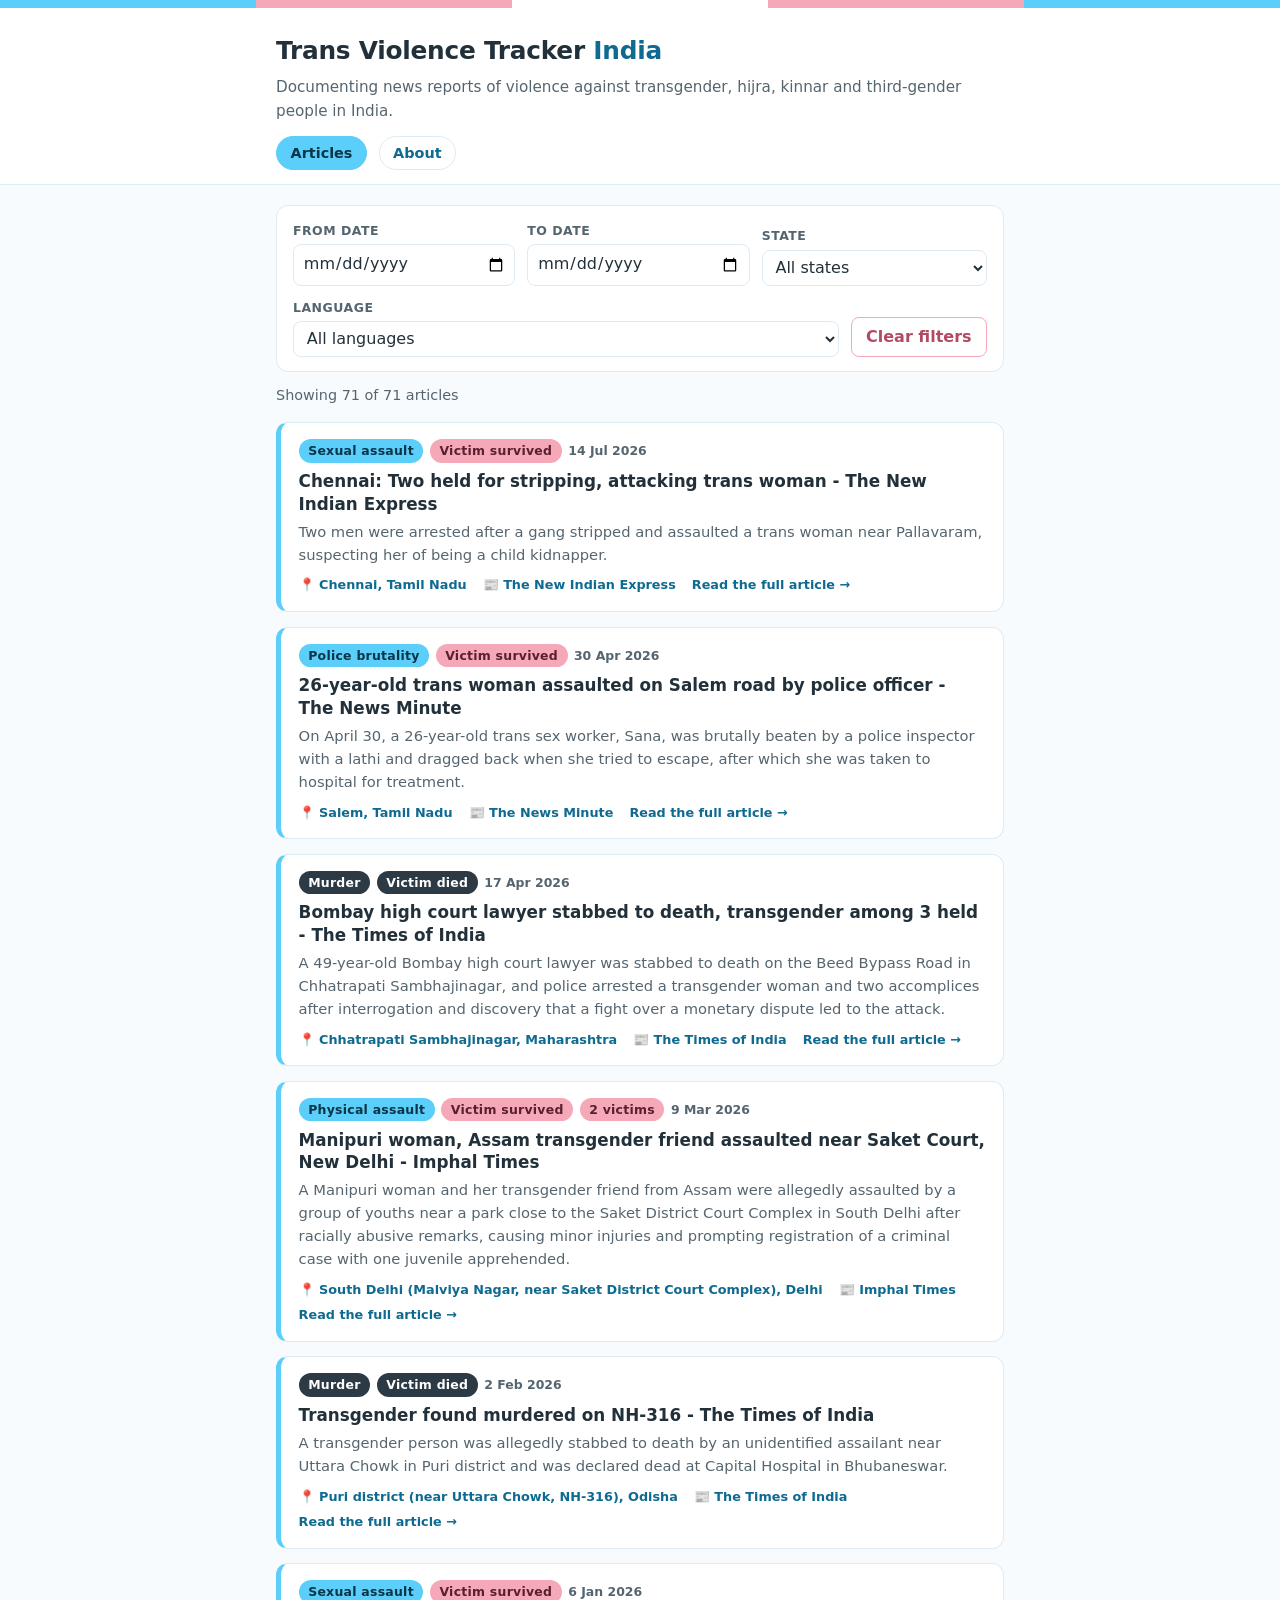
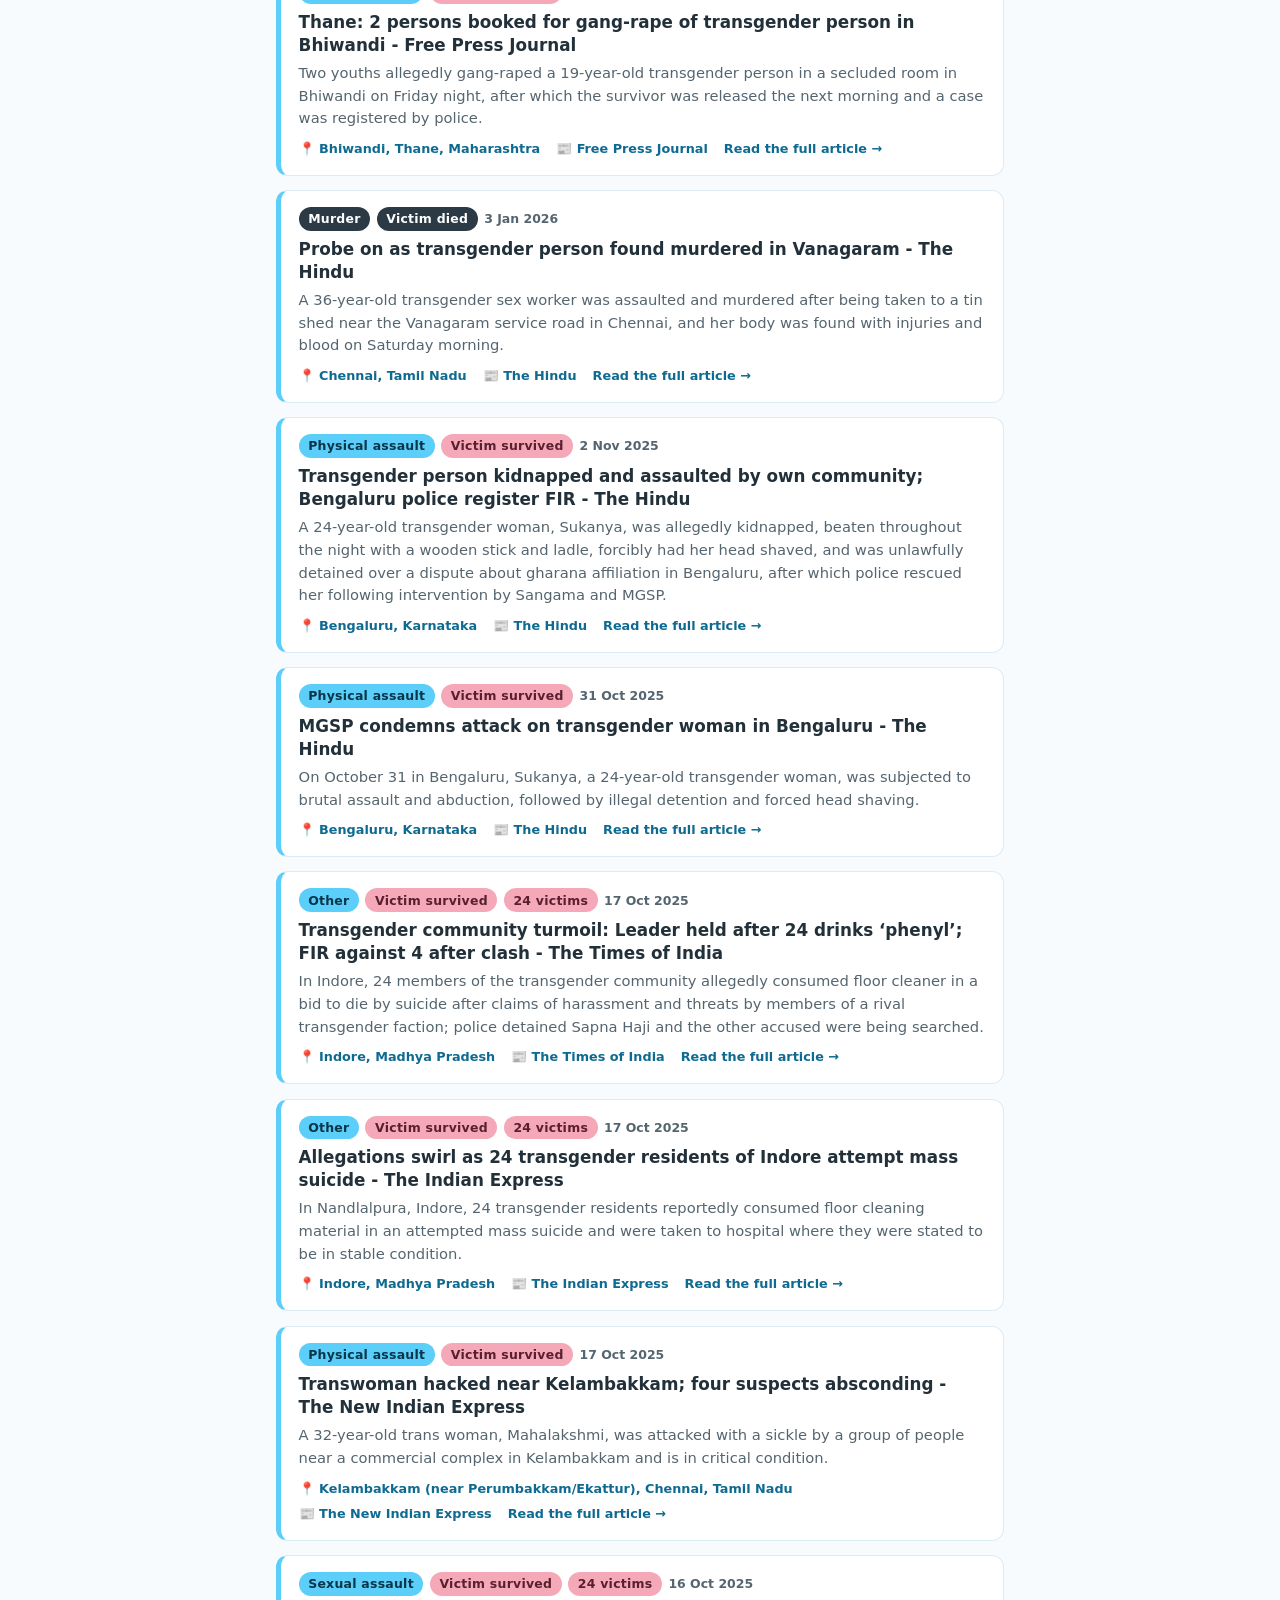
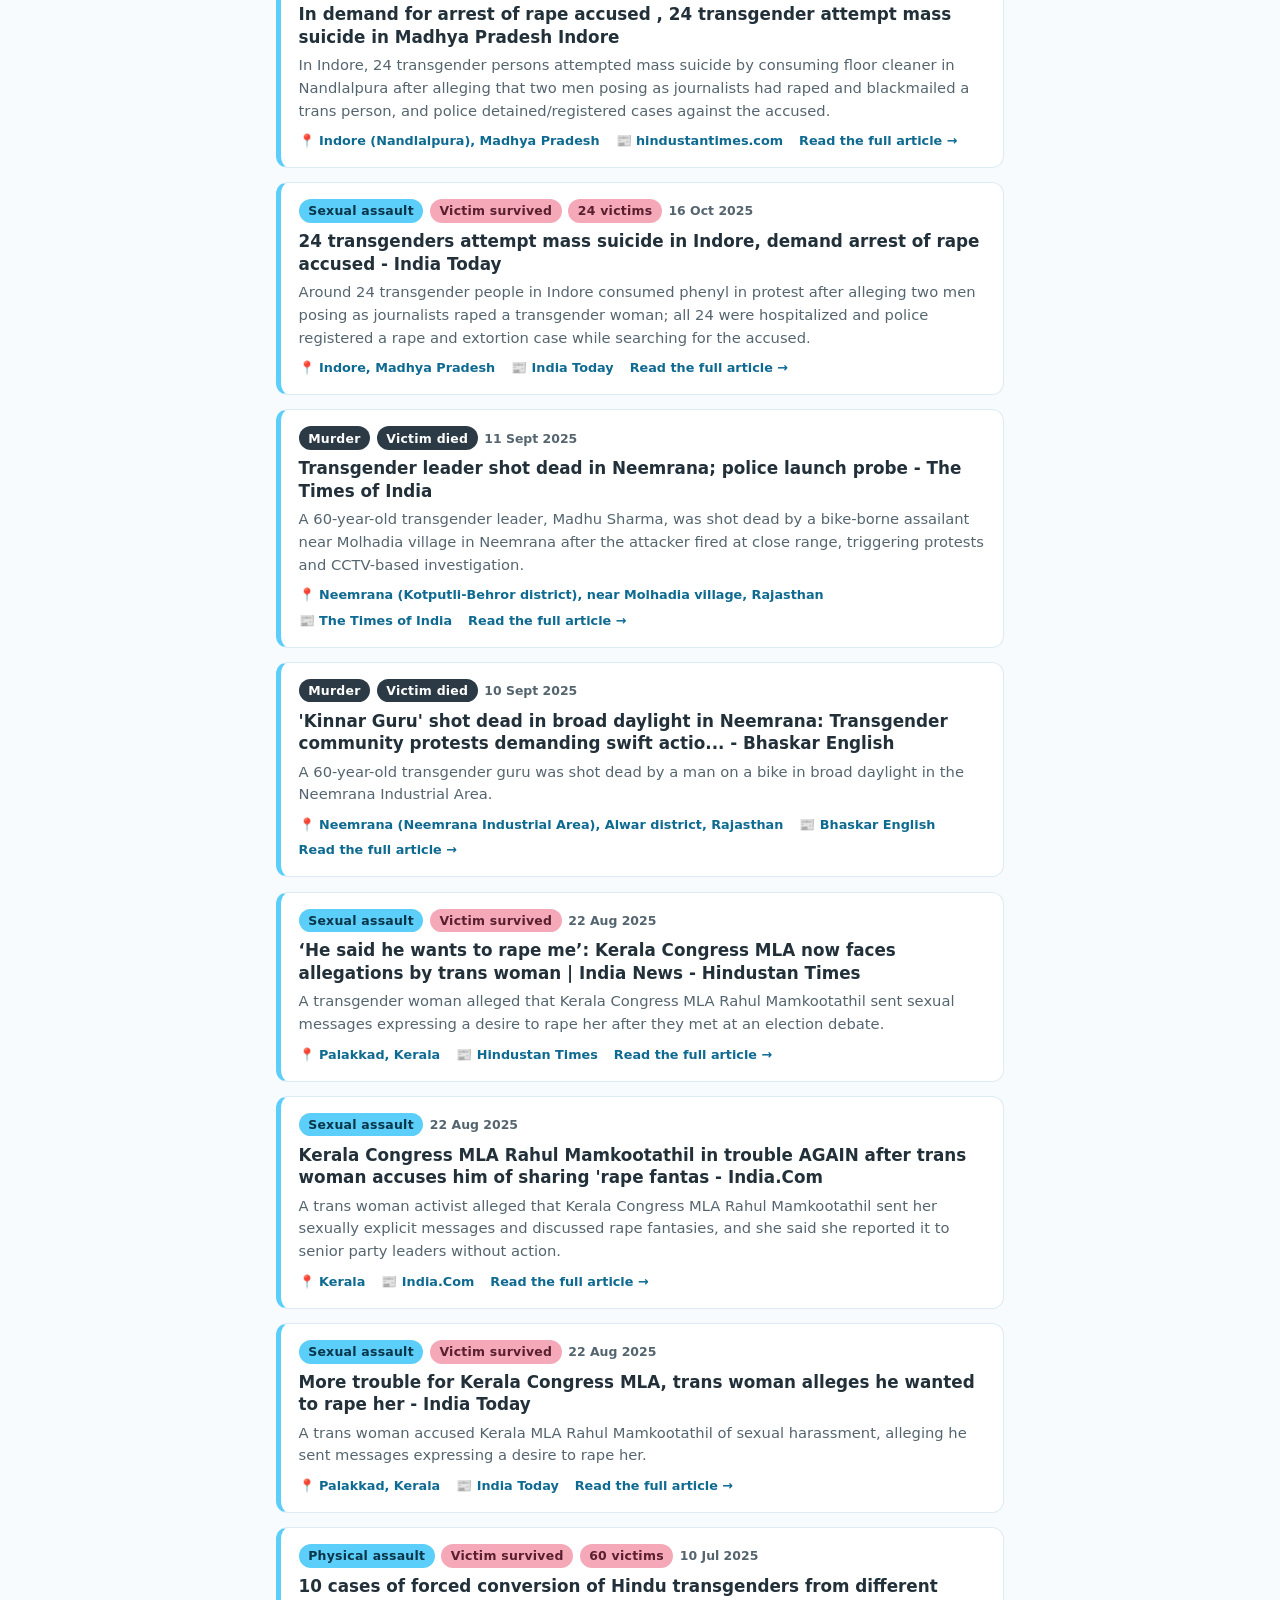
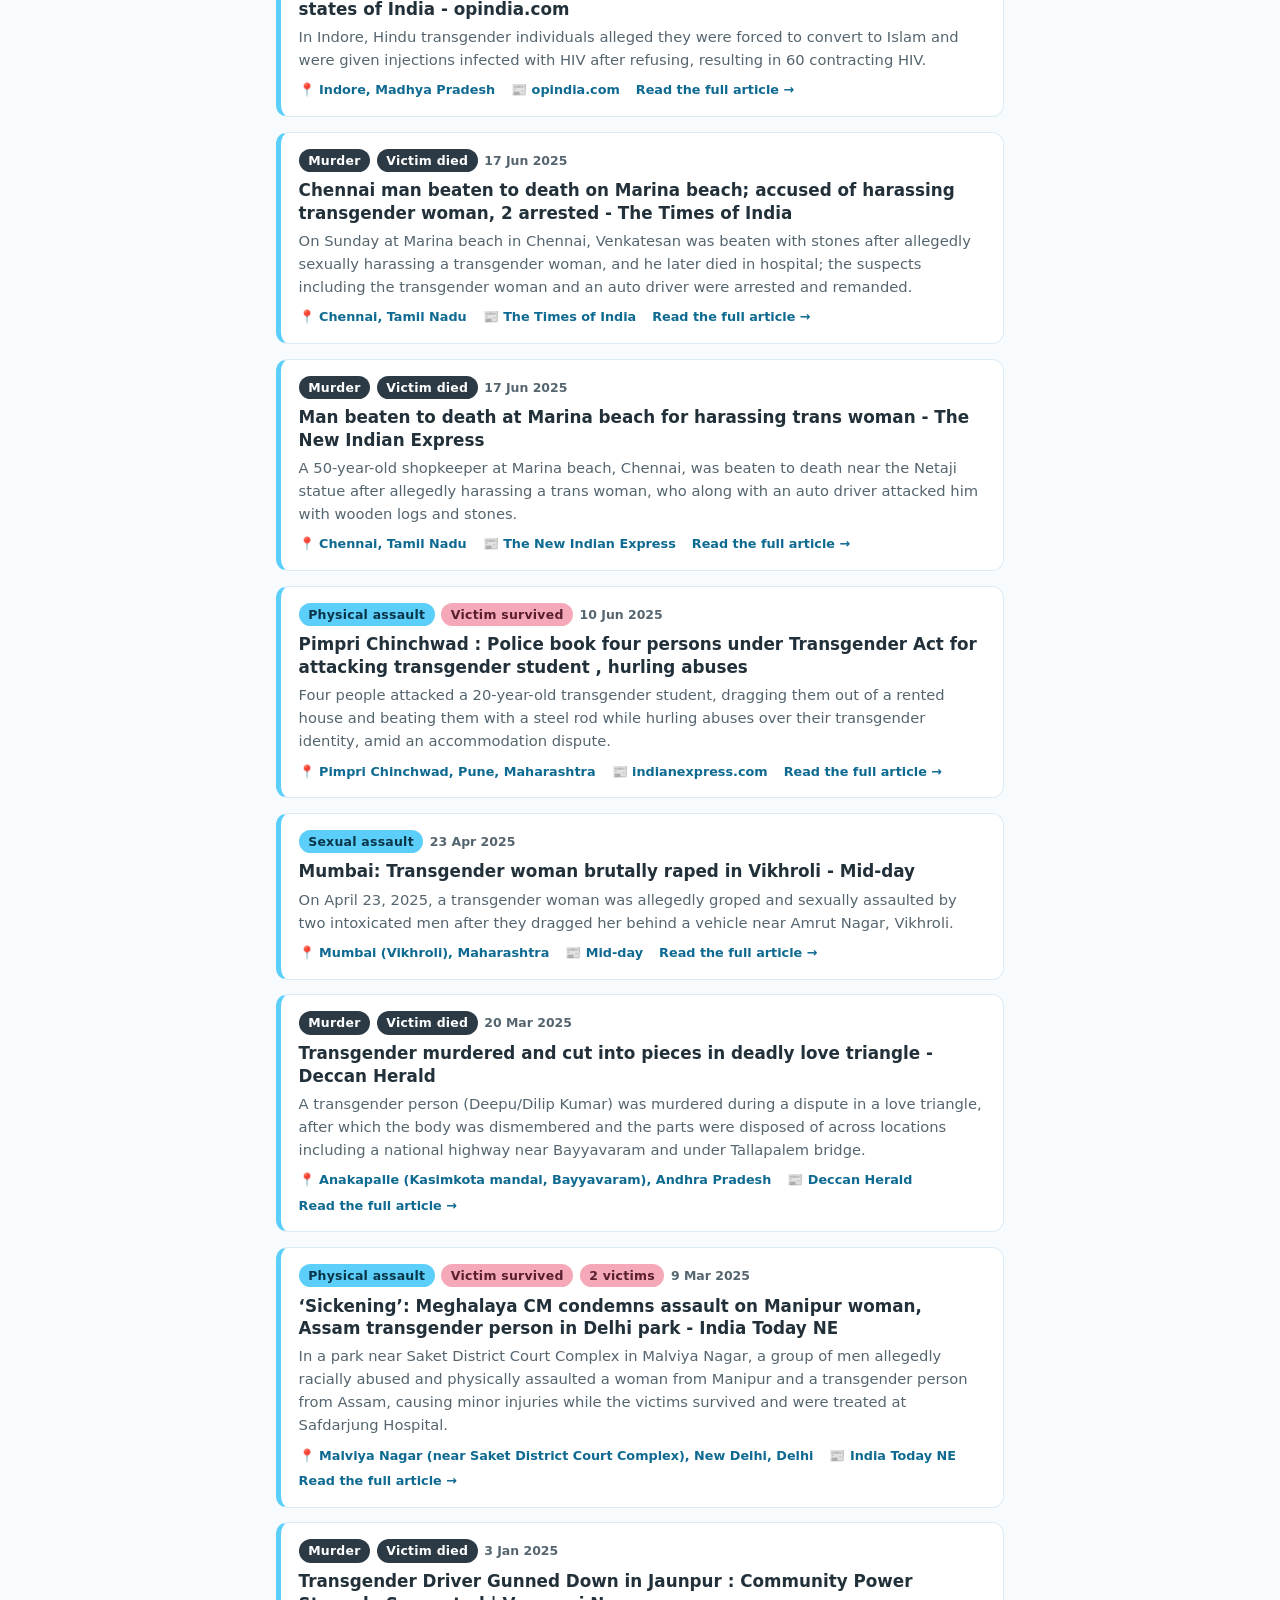
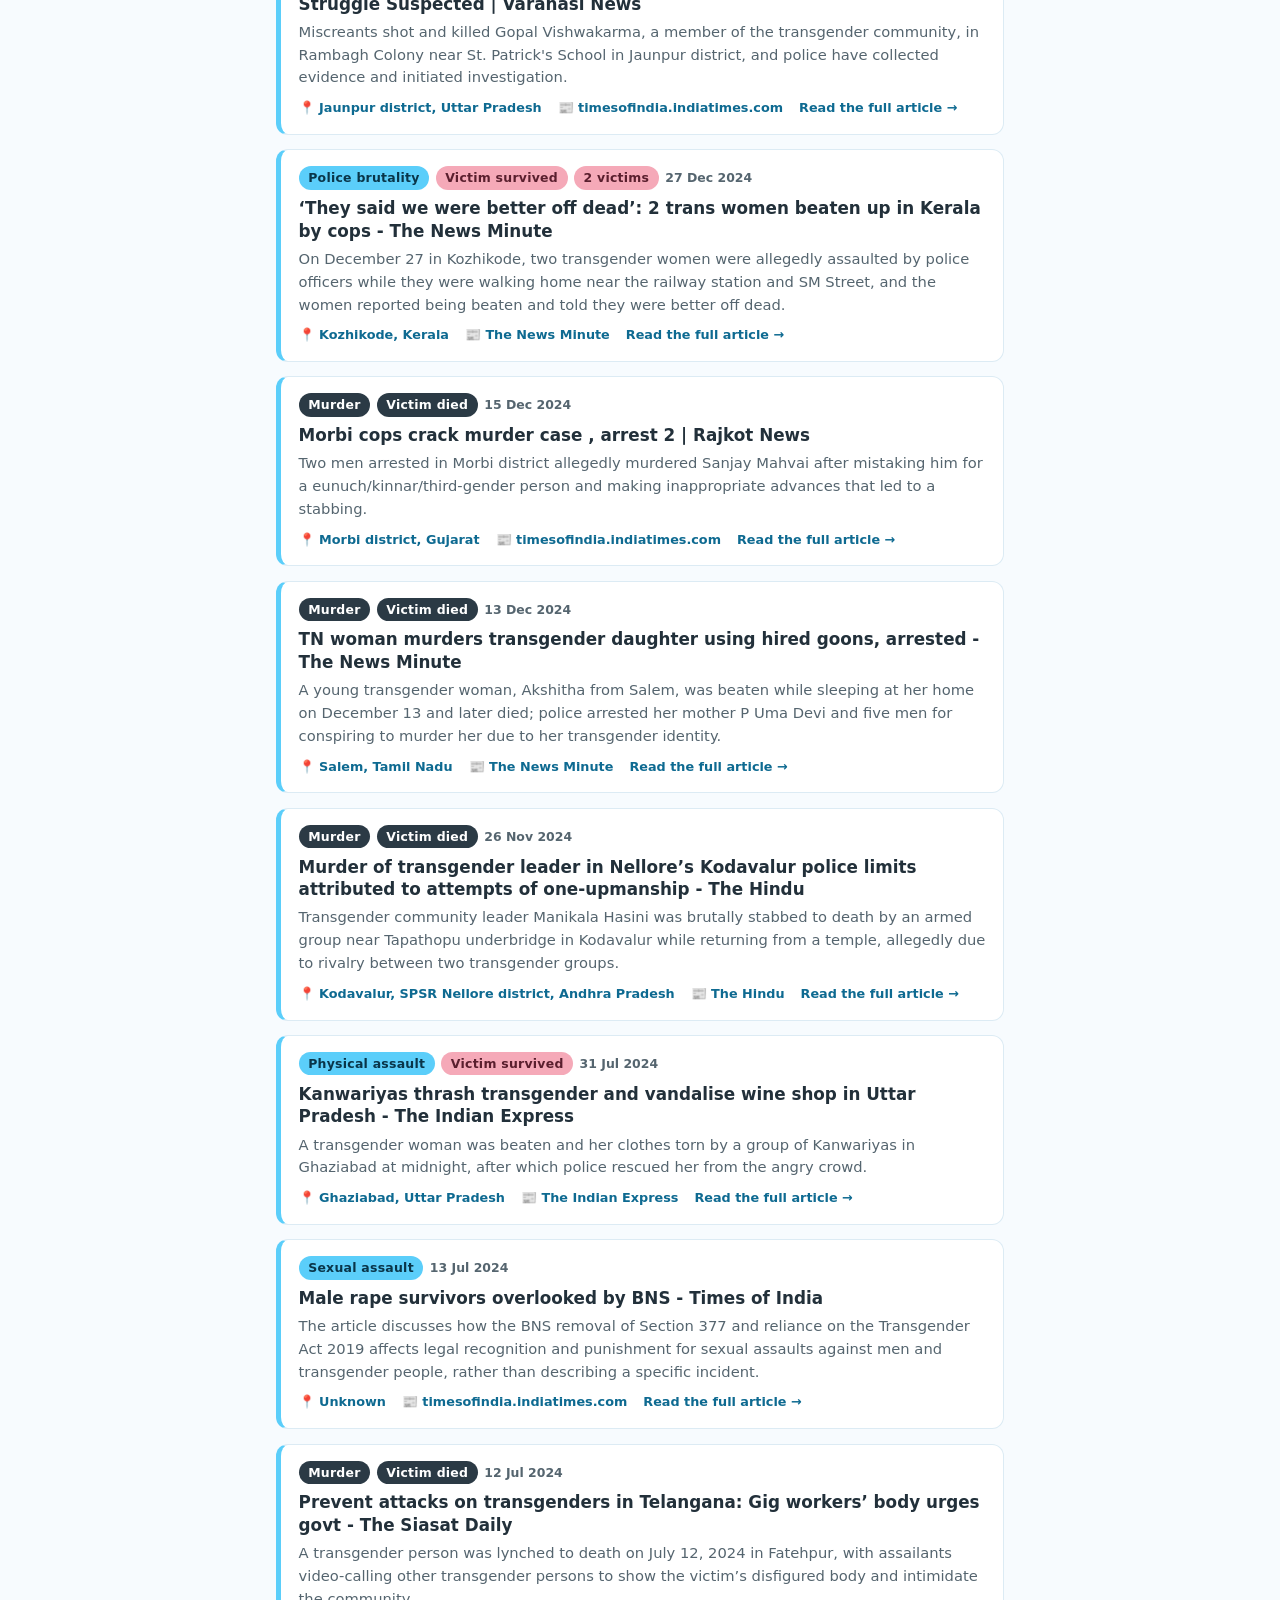
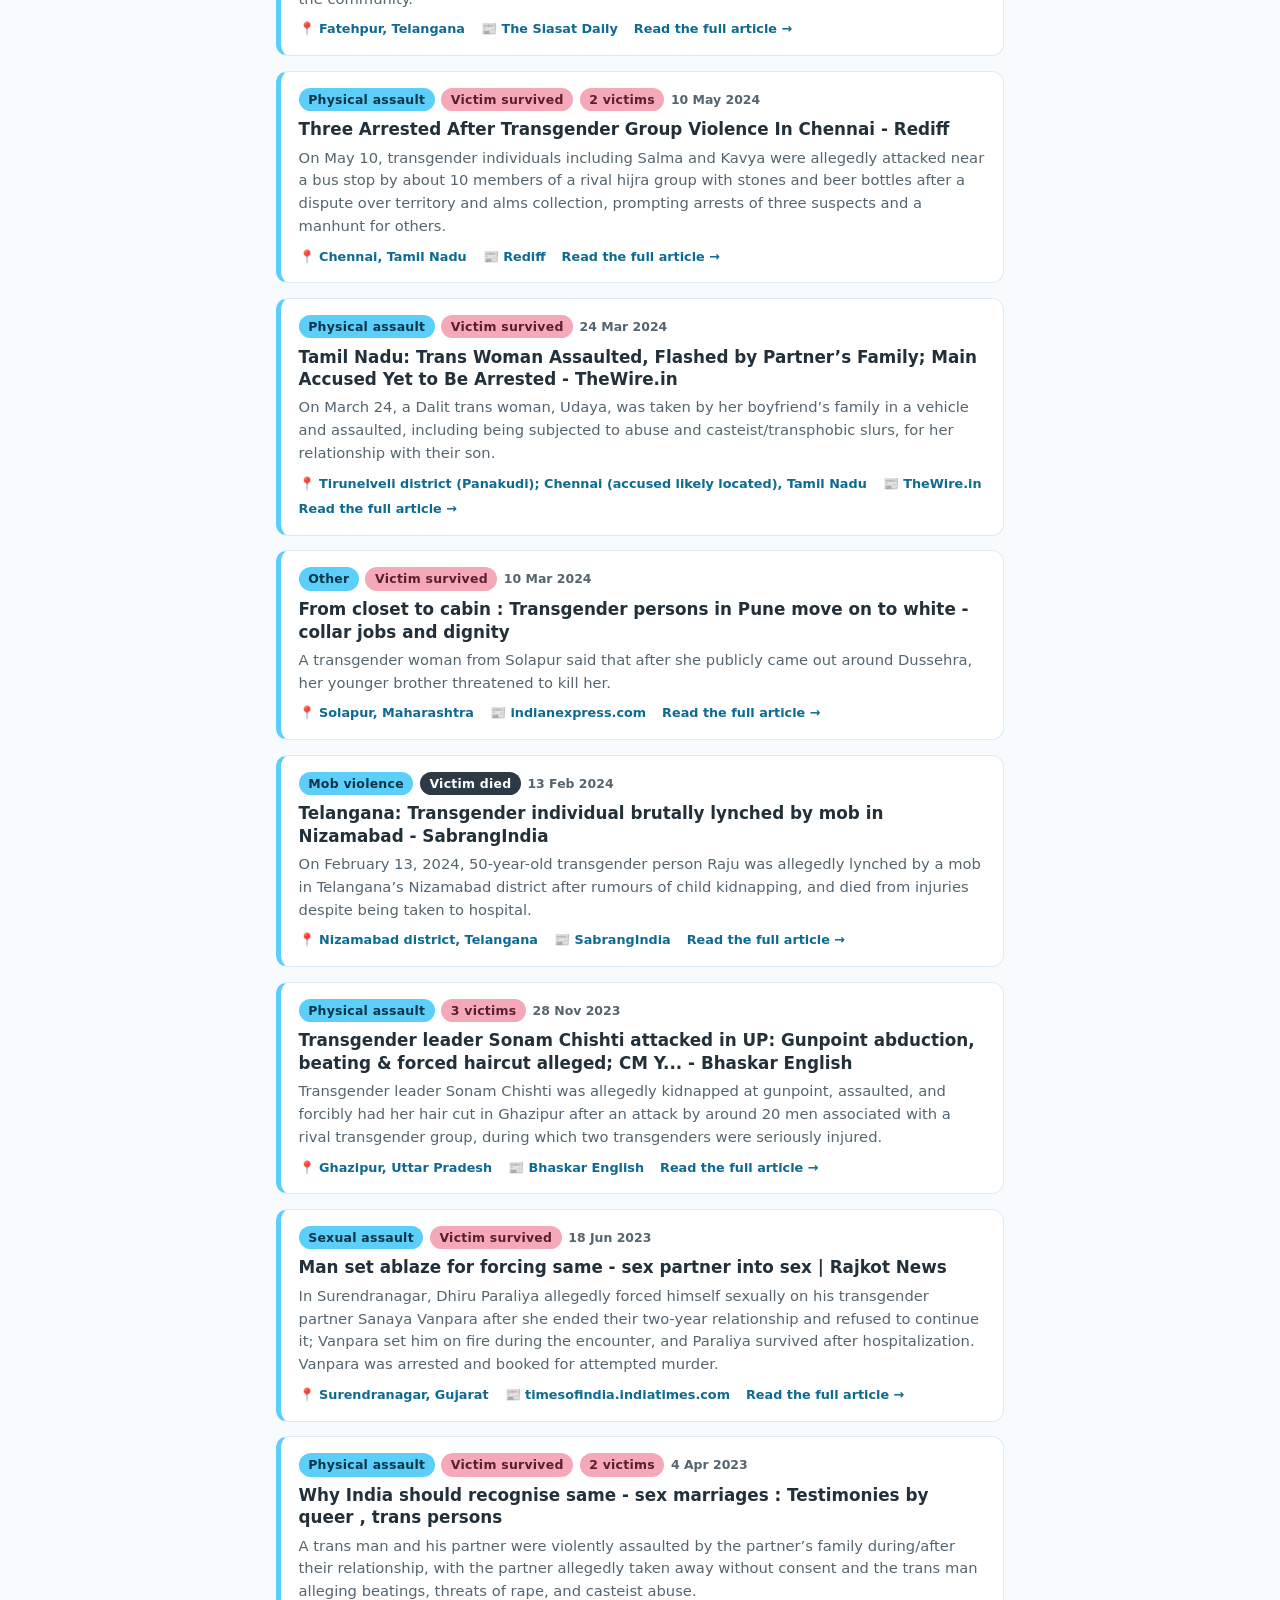
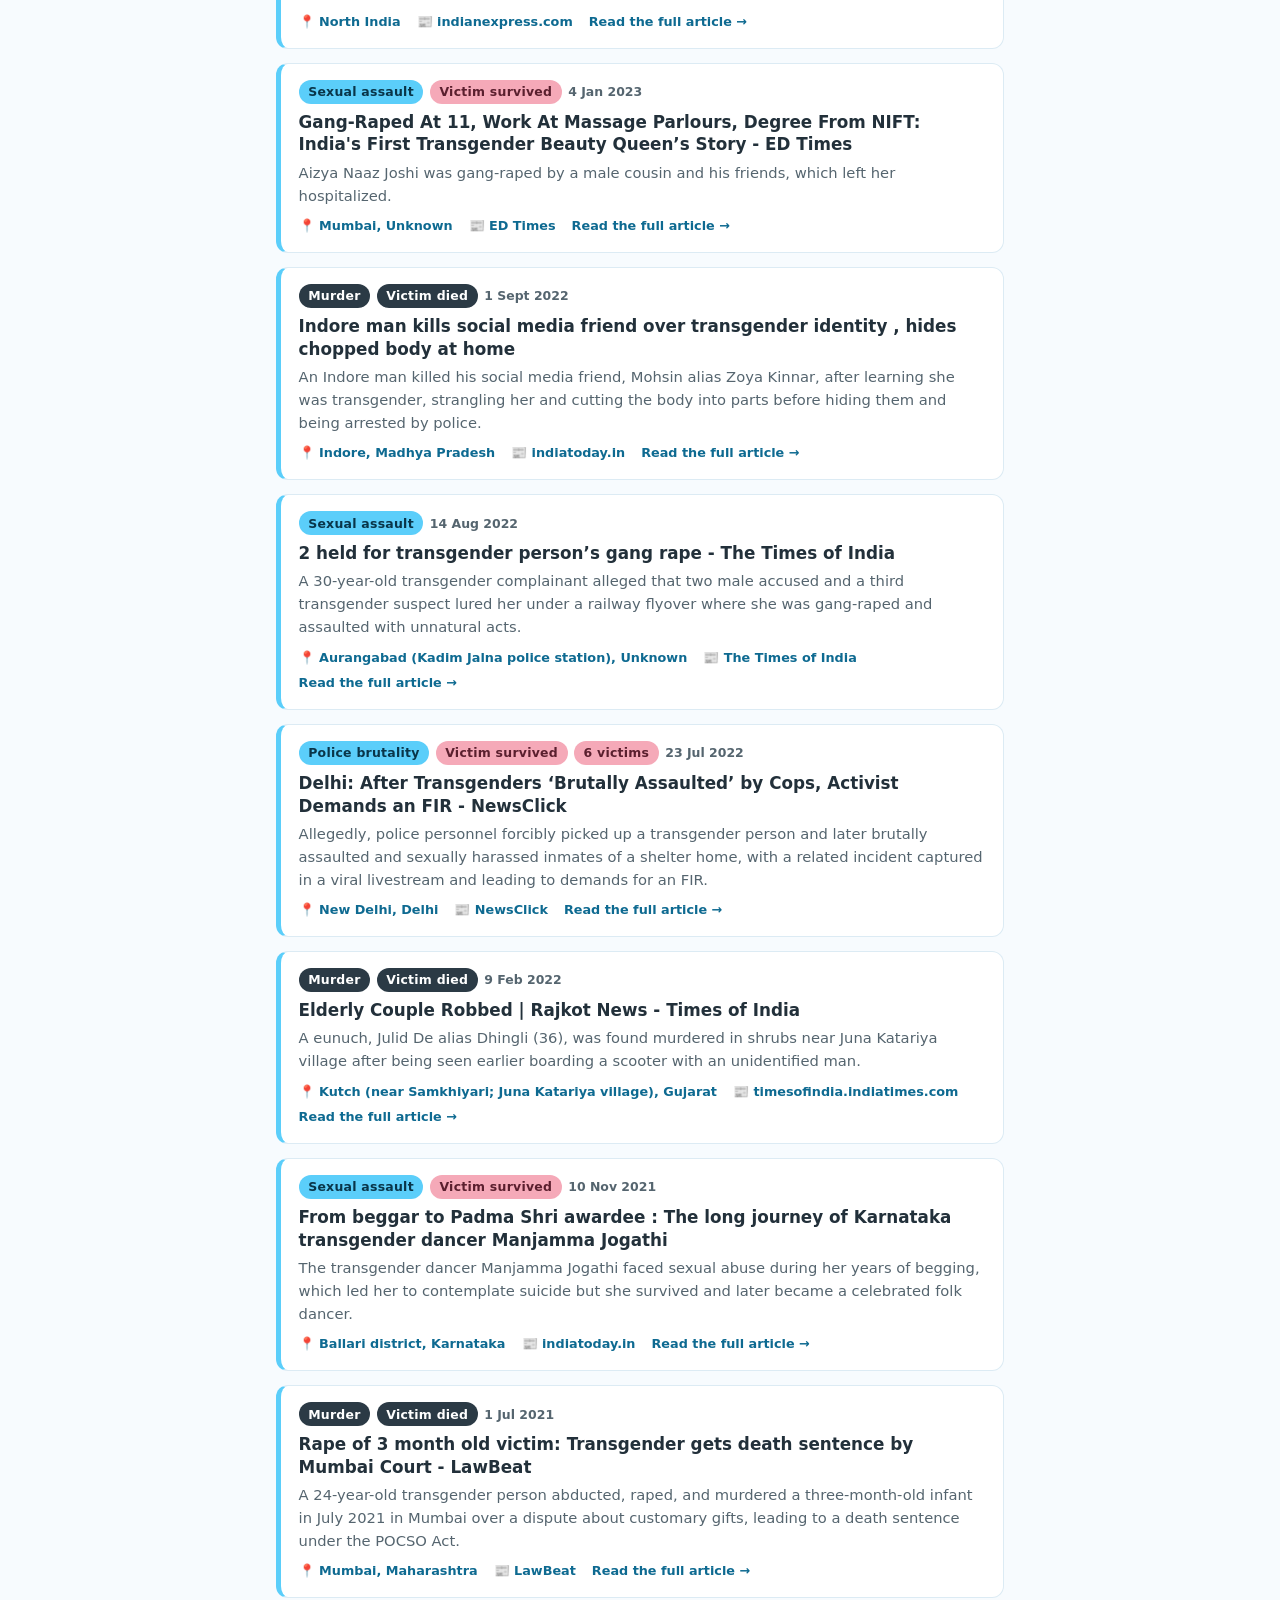
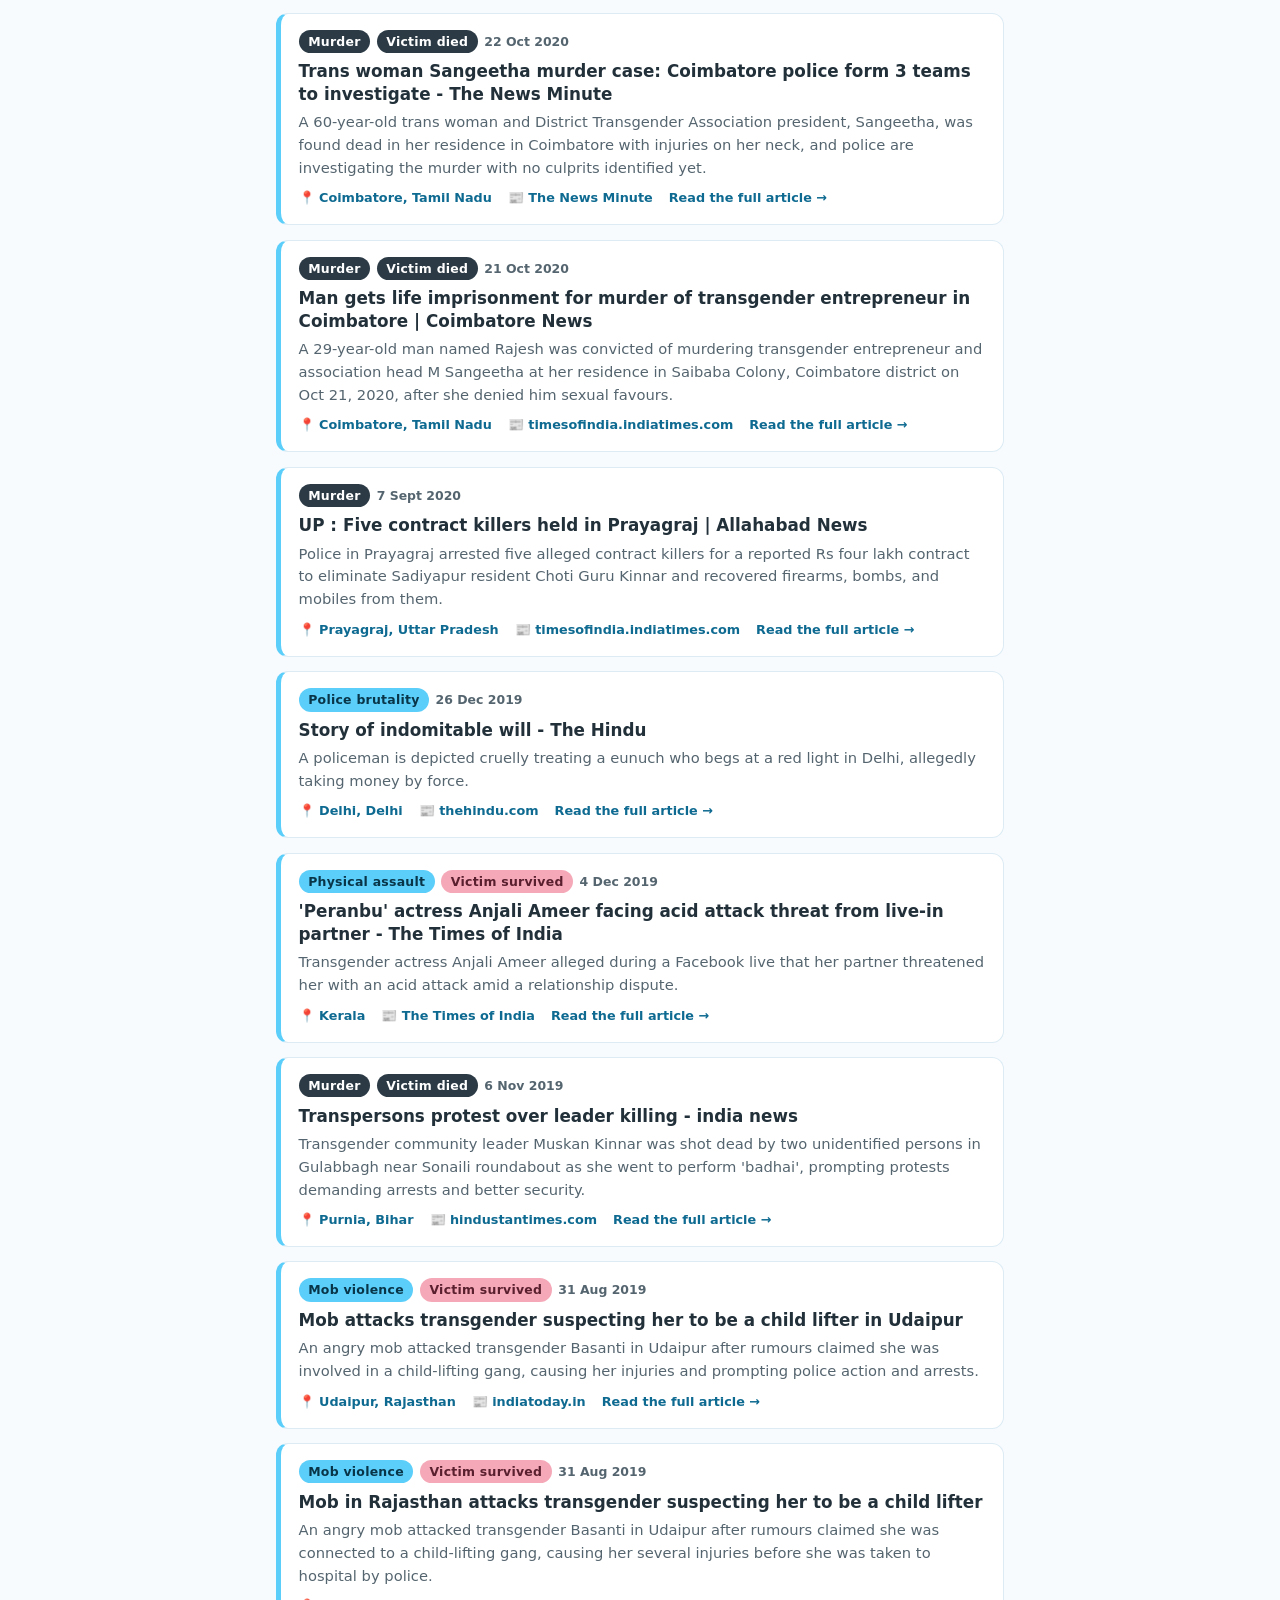
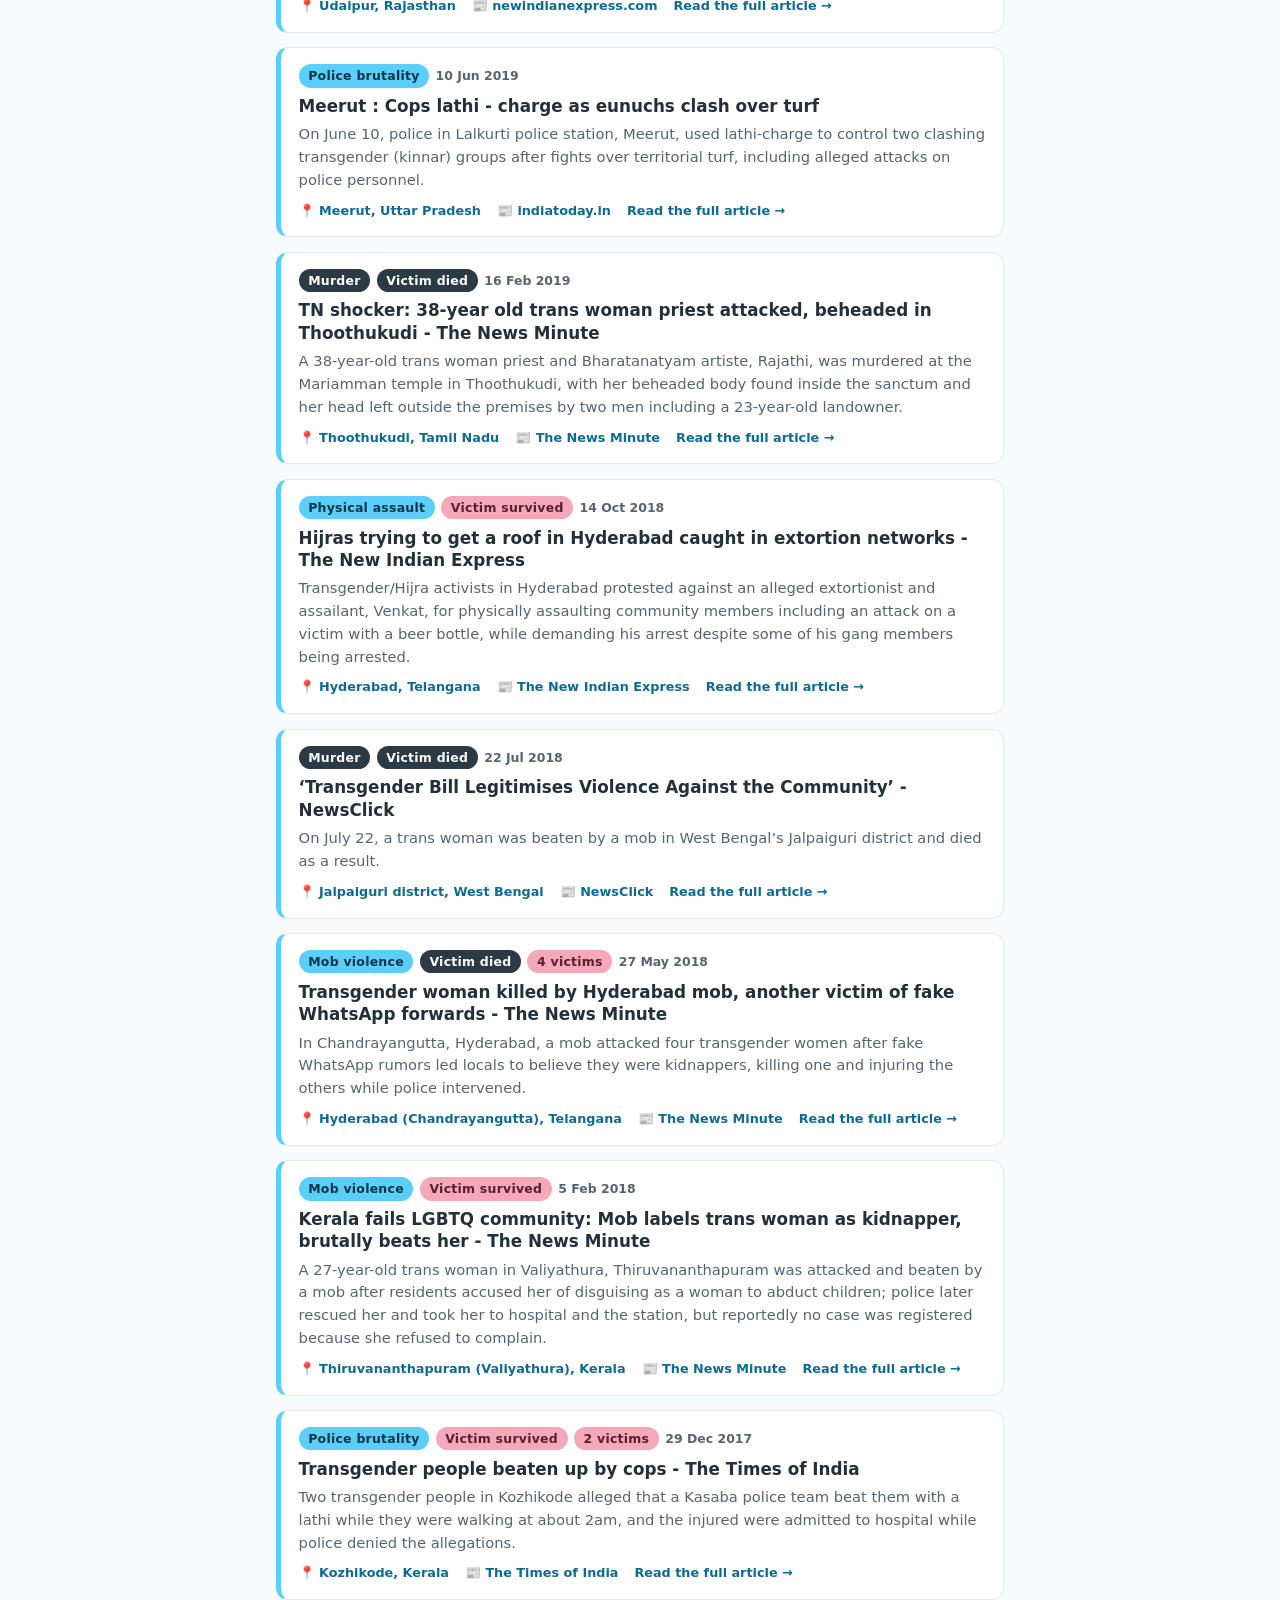
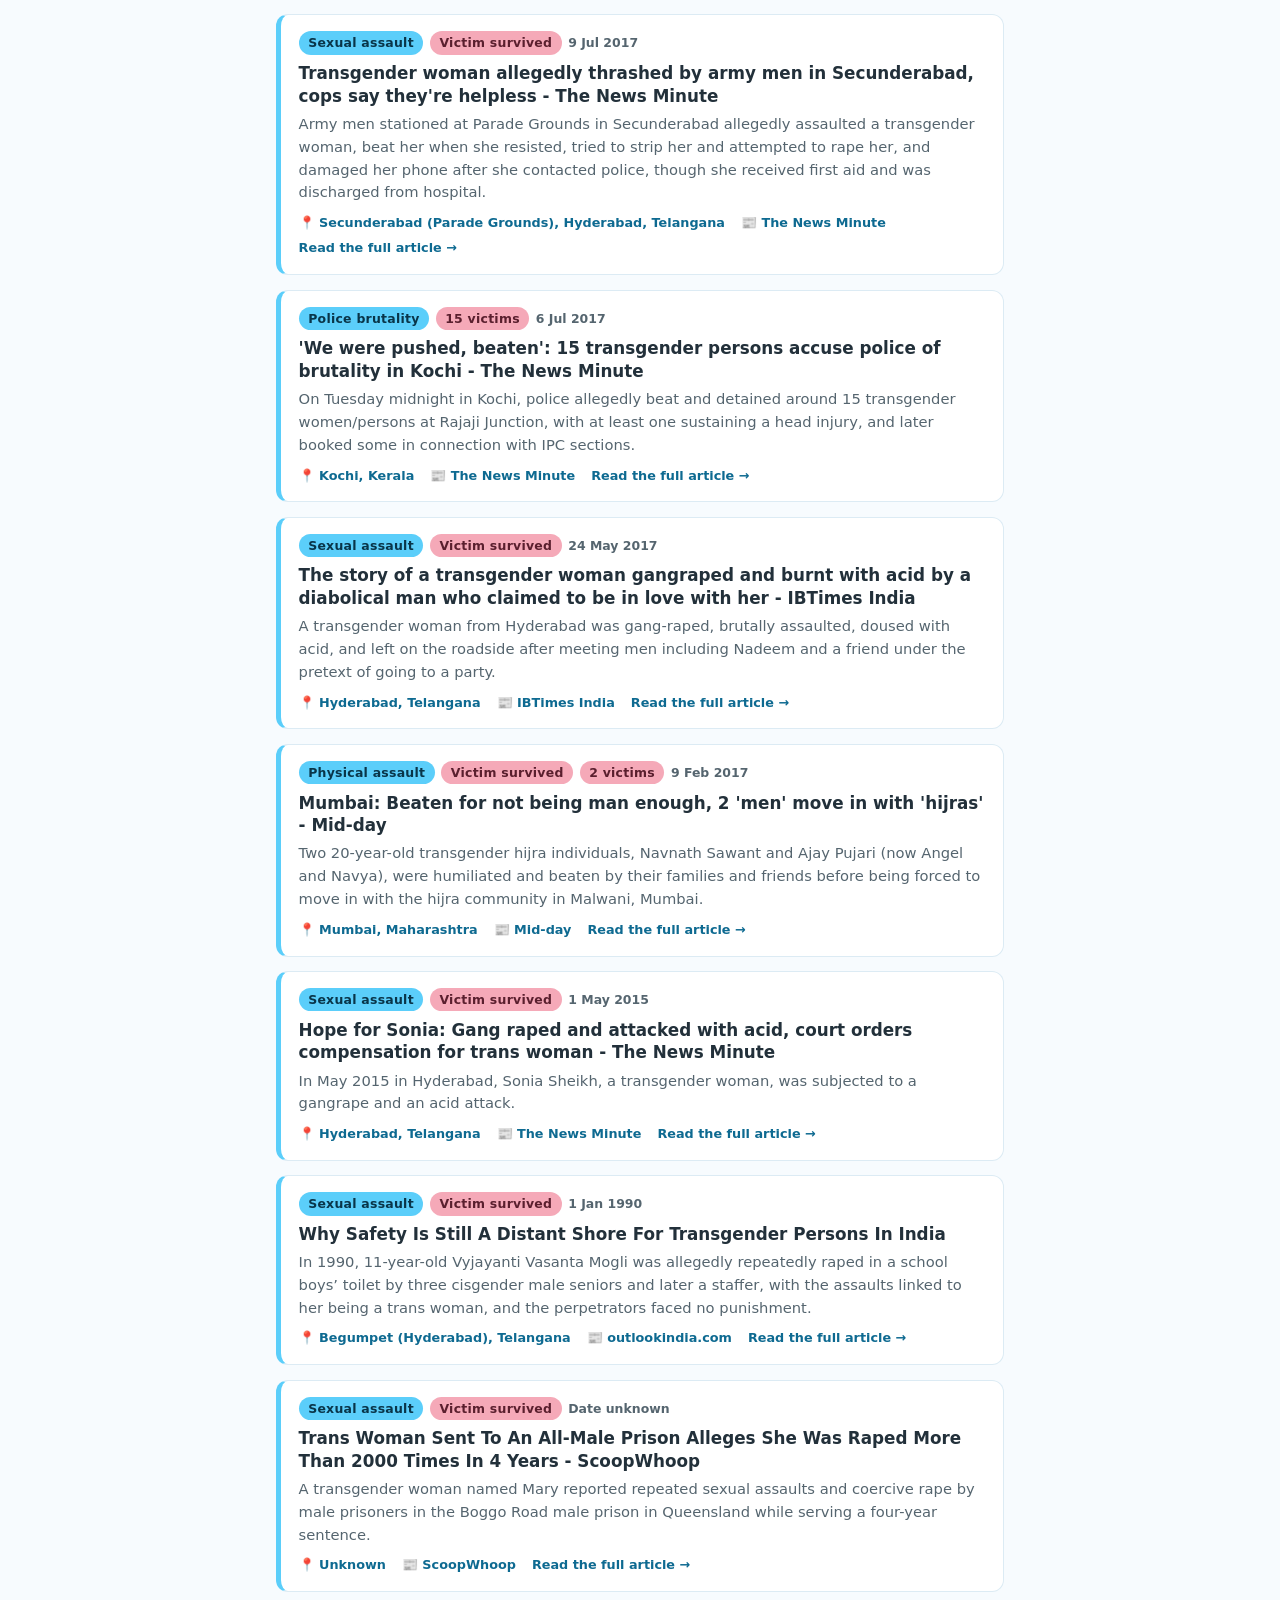
<file: docs/index.html>
<!DOCTYPE html>
<html lang="en">
<head>
  <meta charset="utf-8">
  <meta http-equiv="Content-Security-Policy"
        content="default-src 'none'; script-src 'self'; style-src 'self'; img-src 'self' data:; connect-src 'self'; base-uri 'none'; form-action 'none'; object-src 'none'">
  <meta name="viewport" content="width=device-width, initial-scale=1">
  <meta name="referrer" content="no-referrer">
  <meta name="description" content="An independent tracker of news reports of violence against transgender, hijra, kinnar and other third-gender people in India.">
  <title>Trans Violence Tracker — India</title>
  <link rel="icon" href="data:image/svg+xml,%3Csvg%20xmlns='http://www.w3.org/2000/svg'%20viewBox='0%200%2010%2010'%3E%3Crect%20width='10'%20height='2'%20fill='%235BCEFA'/%3E%3Crect%20y='2'%20width='10'%20height='2'%20fill='%23F5A9B8'/%3E%3Crect%20y='4'%20width='10'%20height='2'%20fill='%23FFFFFF'/%3E%3Crect%20y='6'%20width='10'%20height='2'%20fill='%23F5A9B8'/%3E%3Crect%20y='8'%20width='10'%20height='2'%20fill='%235BCEFA'/%3E%3C/svg%3E">
  <link rel="stylesheet" href="css/style.css">
</head>
<body>
  <div class="flag-stripe" aria-hidden="true"></div>

  <header class="site-header">
    <div class="wrap">
      <h1>Trans Violence Tracker <span class="sub">India</span></h1>
      <p class="tagline">Documenting news reports of violence against transgender, hijra, kinnar and third-gender people in India.</p>
      <nav aria-label="Main">
        <a href="index.html" aria-current="page">Articles</a>
        <a href="about.html">About</a>
      </nav>
    </div>
  </header>

  <main class="wrap">
    <section class="filters" aria-label="Filters">
      <div class="filter-group">
        <label for="filter-from">From date</label>
        <input type="date" id="filter-from">
      </div>
      <div class="filter-group">
        <label for="filter-to">To date</label>
        <input type="date" id="filter-to">
      </div>
      <div class="filter-group">
        <label for="filter-state">State</label>
        <select id="filter-state">
          <option value="all">All states</option>
        </select>
      </div>
      <div class="filter-group">
        <label for="filter-lang">Language</label>
        <select id="filter-lang">
          <option value="all">All languages</option>
          <option value="en">English</option>
        </select>
      </div>
      <div class="filter-group filter-actions">
        <button type="button" id="filter-clear">Clear filters</button>
      </div>
    </section>

    <p id="result-count" class="result-count" role="status" aria-live="polite"></p>

    <div id="cards" class="cards">
      <noscript>
        <p class="notice">This page needs JavaScript to load and filter the article list.
        The raw data is available at <a href="data/articles.json">data/articles.json</a>.</p>
      </noscript>
    </div>
  </main>

  <footer class="site-footer">
    <div class="wrap">
      <p>An independent personal project — not affiliated with any organisation.
         Each entry links to the original news article; all reporting belongs to the cited publication.
         <a href="about.html">About this site</a></p>
    </div>
  </footer>

  <script src="js/app.js"></script>
</body>
</html>
</file>
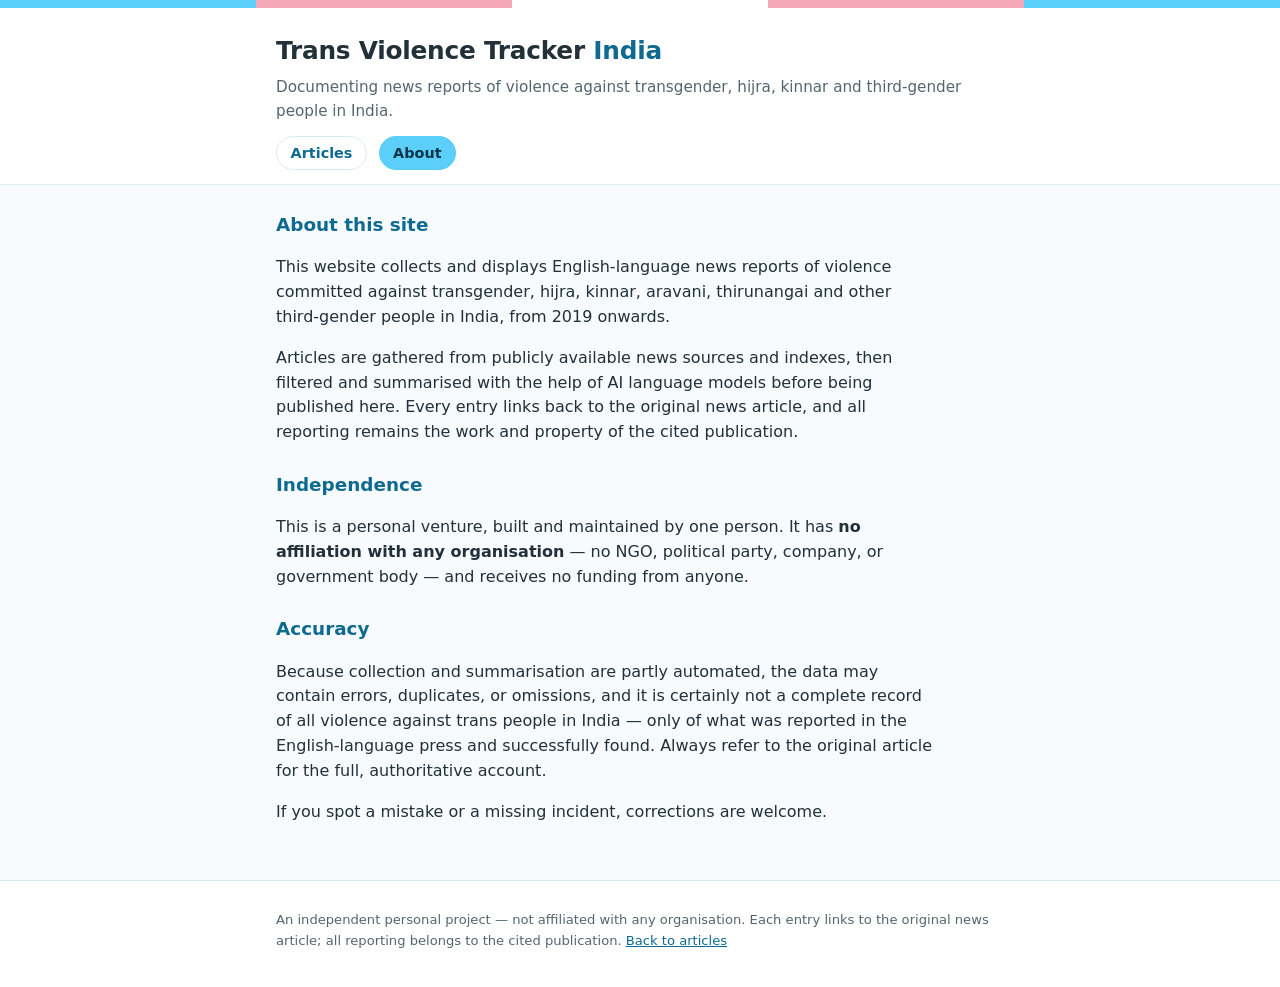
<file: docs/about.html>
<!DOCTYPE html>
<html lang="en">
<head>
  <meta charset="utf-8">
  <meta http-equiv="Content-Security-Policy"
        content="default-src 'none'; style-src 'self'; img-src 'self' data:; base-uri 'none'; form-action 'none'; object-src 'none'">
  <meta name="viewport" content="width=device-width, initial-scale=1">
  <meta name="referrer" content="no-referrer">
  <meta name="description" content="About the Trans Violence Tracker — an independent, personal project documenting news reports of violence against trans people in India.">
  <title>About — Trans Violence Tracker India</title>
  <link rel="icon" href="data:image/svg+xml,%3Csvg%20xmlns='http://www.w3.org/2000/svg'%20viewBox='0%200%2010%2010'%3E%3Crect%20width='10'%20height='2'%20fill='%235BCEFA'/%3E%3Crect%20y='2'%20width='10'%20height='2'%20fill='%23F5A9B8'/%3E%3Crect%20y='4'%20width='10'%20height='2'%20fill='%23FFFFFF'/%3E%3Crect%20y='6'%20width='10'%20height='2'%20fill='%23F5A9B8'/%3E%3Crect%20y='8'%20width='10'%20height='2'%20fill='%235BCEFA'/%3E%3C/svg%3E">
  <link rel="stylesheet" href="css/style.css">
</head>
<body>
  <div class="flag-stripe" aria-hidden="true"></div>

  <header class="site-header">
    <div class="wrap">
      <h1>Trans Violence Tracker <span class="sub">India</span></h1>
      <p class="tagline">Documenting news reports of violence against transgender, hijra, kinnar and third-gender people in India.</p>
      <nav aria-label="Main">
        <a href="index.html">Articles</a>
        <a href="about.html" aria-current="page">About</a>
      </nav>
    </div>
  </header>

  <main class="wrap about">
    <h2>About this site</h2>

    <p>This website collects and displays English-language news reports of violence
    committed against transgender, hijra, kinnar, aravani, thirunangai and other
    third-gender people in India, from 2019 onwards.</p>

    <p>Articles are gathered from publicly available news sources and indexes, then
    filtered and summarised with the help of AI language models before being published
    here. Every entry links back to the original news article, and all reporting remains
    the work and property of the cited publication.</p>

    <h2>Independence</h2>

    <p>This is a personal venture, built and maintained by one person. It has
    <strong>no affiliation with any organisation</strong> — no NGO, political party,
    company, or government body — and receives no funding from anyone.</p>

    <h2>Accuracy</h2>

    <p>Because collection and summarisation are partly automated, the data may contain
    errors, duplicates, or omissions, and it is certainly not a complete record of all
    violence against trans people in India — only of what was reported in the English-language
    press and successfully found. Always refer to the original article for the full,
    authoritative account.</p>

    <p>If you spot a mistake or a missing incident, corrections are welcome.</p>
  </main>

  <footer class="site-footer">
    <div class="wrap">
      <p>An independent personal project — not affiliated with any organisation.
         Each entry links to the original news article; all reporting belongs to the cited publication.
         <a href="index.html">Back to articles</a></p>
    </div>
  </footer>
</body>
</html>
</file>
<file: docs/css/style.css>
/* Trans Violence Tracker — trans pride flag palette
   blue #5BCEFA · pink #F5A9B8 · white #FFFFFF
   (darker shades derived for text contrast) */

:root {
  --flag-blue:  #5BCEFA;
  --flag-pink:  #F5A9B8;
  --flag-white: #FFFFFF;
  --blue-deep:  #0e6a91;   /* accessible dark blue for links/accents */
  --pink-deep:  #b34a63;   /* accessible dark pink for accents */
  --ink:        #22303a;
  --ink-soft:   #55656f;
  --bg:         #f7fbfe;
  --card-bg:    #ffffff;
  --border:     #dcebf4;
}

* { box-sizing: border-box; }

html { -webkit-text-size-adjust: 100%; }

body {
  margin: 0;
  font-family: system-ui, -apple-system, "Segoe UI", Roboto, "Helvetica Neue", Arial, sans-serif;
  color: var(--ink);
  background: var(--bg);
  line-height: 1.55;
}

.wrap {
  max-width: 760px;
  margin: 0 auto;
  padding: 0 1rem;
}

/* ── Flag stripe ─────────────────────────────────────────── */

.flag-stripe {
  height: 8px;
  background: linear-gradient(to right,
    var(--flag-blue)  0 20%,
    var(--flag-pink) 20% 40%,
    var(--flag-white) 40% 60%,
    var(--flag-pink) 60% 80%,
    var(--flag-blue) 80% 100%);
}

/* ── Header ──────────────────────────────────────────────── */

.site-header {
  background: var(--card-bg);
  border-bottom: 1px solid var(--border);
  padding: 1.5rem 0 0.9rem;
}

.site-header h1 {
  margin: 0;
  font-size: 1.55rem;
  letter-spacing: -0.01em;
}

.site-header h1 .sub {
  color: var(--blue-deep);
  font-weight: 600;
}

.tagline {
  margin: 0.35rem 0 0.8rem;
  color: var(--ink-soft);
  font-size: 0.95rem;
}

.site-header nav a {
  display: inline-block;
  margin-right: 0.4rem;
  padding: 0.3rem 0.85rem;
  border-radius: 999px;
  text-decoration: none;
  color: var(--blue-deep);
  font-weight: 600;
  font-size: 0.9rem;
  border: 1px solid var(--border);
}

.site-header nav a[aria-current="page"] {
  background: var(--flag-blue);
  border-color: var(--flag-blue);
  color: #093549;
}

.site-header nav a:hover,
.site-header nav a:focus-visible {
  background: var(--flag-pink);
  border-color: var(--flag-pink);
  color: #5a1f2e;
}

/* ── Filters ─────────────────────────────────────────────── */

.filters {
  display: flex;
  flex-wrap: wrap;
  gap: 0.75rem;
  align-items: flex-end;
  background: var(--card-bg);
  border: 1px solid var(--border);
  border-radius: 12px;
  padding: 0.9rem 1rem;
  margin: 1.25rem 0 0.75rem;
}

.filter-group {
  display: flex;
  flex-direction: column;
  gap: 0.25rem;
  min-width: 9.5rem;
  flex: 1 1 auto;
}

.filter-group label {
  font-size: 0.78rem;
  font-weight: 600;
  color: var(--ink-soft);
  text-transform: uppercase;
  letter-spacing: 0.04em;
}

.filter-group input,
.filter-group select {
  font: inherit;
  color: var(--ink);
  background: #fff;
  border: 1px solid var(--border);
  border-radius: 8px;
  padding: 0.4rem 0.55rem;
}

.filter-group input:focus-visible,
.filter-group select:focus-visible,
#filter-clear:focus-visible,
.card:focus-visible,
a:focus-visible {
  outline: 3px solid var(--flag-blue);
  outline-offset: 2px;
}

.filter-actions { flex: 0 0 auto; min-width: auto; }

#filter-clear {
  font: inherit;
  font-weight: 600;
  color: var(--pink-deep);
  background: #fff;
  border: 1px solid var(--flag-pink);
  border-radius: 8px;
  padding: 0.4rem 0.9rem;
  cursor: pointer;
}

#filter-clear:hover { background: var(--flag-pink); color: #5a1f2e; }

.result-count {
  margin: 0.25rem 0 1rem;
  font-size: 0.9rem;
  color: var(--ink-soft);
}

/* ── Cards (vertical blocks) ─────────────────────────────── */

.cards {
  display: flex;
  flex-direction: column;
  gap: 0.9rem;
  padding-bottom: 2.5rem;
}

.card {
  display: block;
  background: var(--card-bg);
  border: 1px solid var(--border);
  border-left: 5px solid var(--flag-blue);
  border-radius: 12px;
  padding: 1rem 1.1rem;
  text-decoration: none;
  color: inherit;
  transition: transform 0.08s ease, box-shadow 0.08s ease;
}

a.card:hover {
  transform: translateY(-2px);
  box-shadow: 0 6px 18px rgba(91, 206, 250, 0.28), 0 2px 6px rgba(245, 169, 184, 0.25);
  border-left-color: var(--flag-pink);
}

.card-meta {
  display: flex;
  flex-wrap: wrap;
  gap: 0.4rem;
  align-items: center;
  margin-bottom: 0.45rem;
  font-size: 0.78rem;
}

.badge {
  padding: 0.13rem 0.6rem;
  border-radius: 999px;
  font-weight: 700;
  letter-spacing: 0.02em;
  background: var(--flag-blue);
  color: #093549;
}

.badge.fatal   { background: #2b3a45; color: #fff; }
.badge.outcome { background: var(--flag-pink); color: #5a1f2e; }

.card-date {
  color: var(--ink-soft);
  font-weight: 600;
}

.card h2 {
  margin: 0 0 0.35rem;
  font-size: 1.05rem;
  line-height: 1.35;
}

.card .summary {
  margin: 0 0 0.55rem;
  font-size: 0.92rem;
  color: var(--ink-soft);
}

.card-foot {
  display: flex;
  flex-wrap: wrap;
  gap: 0.35rem 1rem;
  font-size: 0.8rem;
  color: var(--blue-deep);
  font-weight: 600;
}

.notice {
  background: var(--card-bg);
  border: 1px solid var(--border);
  border-radius: 12px;
  padding: 1rem 1.1rem;
  color: var(--ink-soft);
}

/* ── About page ──────────────────────────────────────────── */

.about { padding-bottom: 2.5rem; }

.about h2 {
  margin: 1.6rem 0 0.4rem;
  font-size: 1.15rem;
  color: var(--blue-deep);
}

.about p { max-width: 65ch; }

/* ── Footer ──────────────────────────────────────────────── */

.site-footer {
  border-top: 1px solid var(--border);
  background: var(--card-bg);
  padding: 1rem 0 1.4rem;
  font-size: 0.82rem;
  color: var(--ink-soft);
}

a { color: var(--blue-deep); }

@media (max-width: 560px) {
  .filters { flex-direction: column; align-items: stretch; }
  .filter-group { min-width: 0; }
}
</file>
